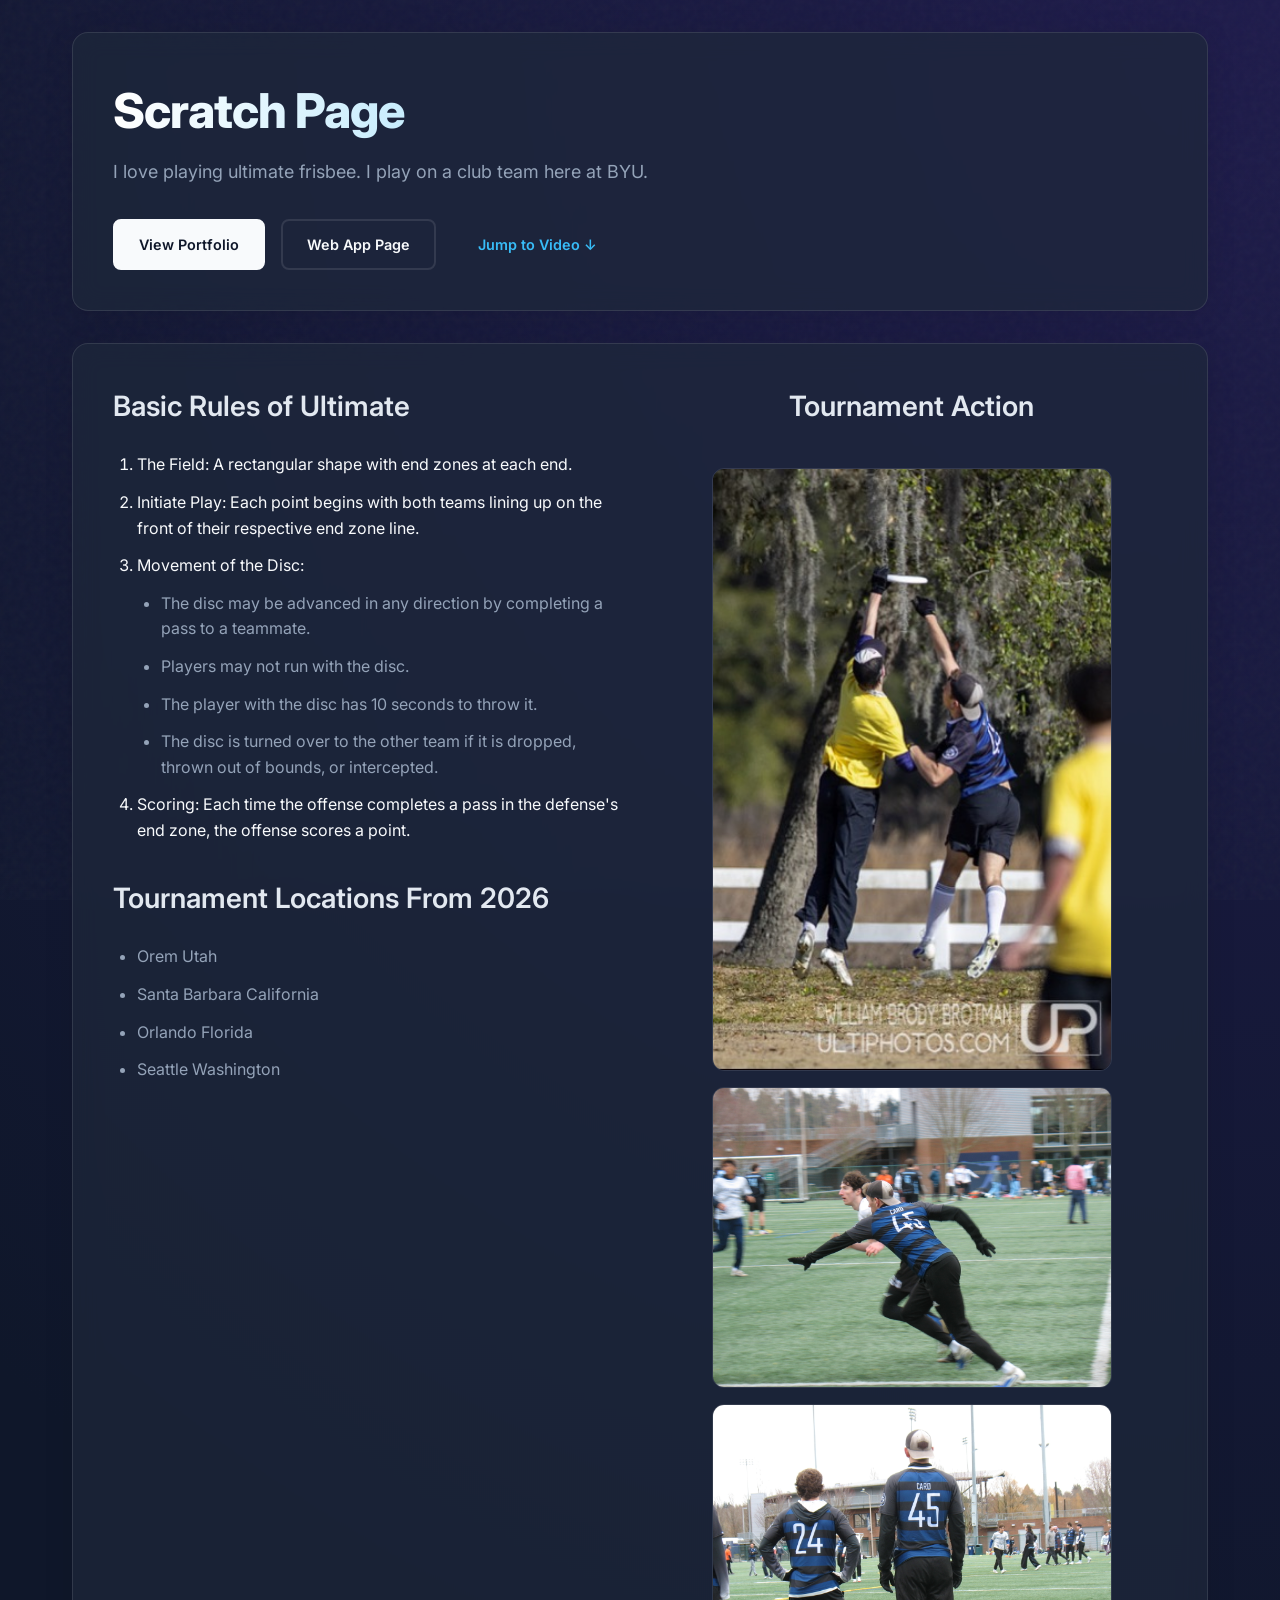
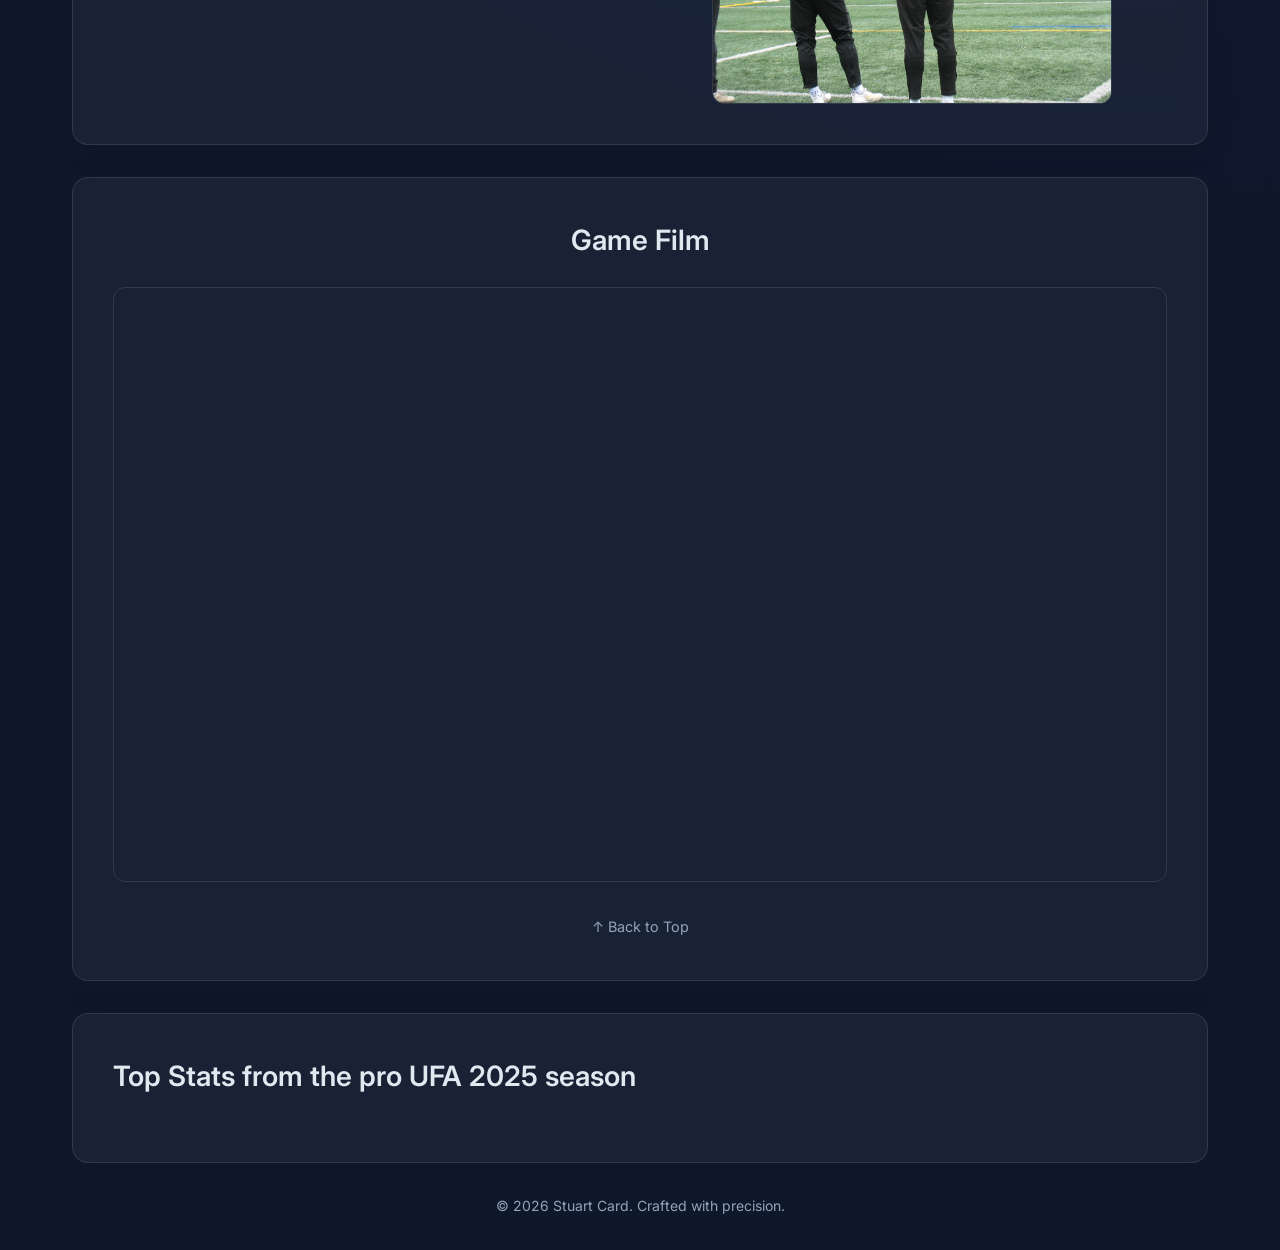
<file: index.html>
<!DOCTYPE html>
<html lang="en">
<head>
    <meta charset="UTF-8">
    <meta name="viewport" content="width=device-width, initial-scale=1.0">
    <title>Scratch Page Template</title>
    <!-- Link to professional custom CSS -->
    <link rel="stylesheet" href="css/scratch.css">
    <!-- Modern typography via Google Fonts -->
    <link rel="preconnect" href="https://fonts.googleapis.com">
    <link rel="preconnect" href="https://fonts.gstatic.com" crossorigin>
    <link href="https://fonts.googleapis.com/css2?family=Inter:wght@300;400;600;800&display=swap" rel="stylesheet">
</head>
<body>
    <div class="background-overlay"></div>
    <div class="container">
        
        <header class="glass-panel main-header">
            <h1>Scratch Page</h1>
            <p class="subtitle">I love playing ultimate frisbee. I play on a club team here at BYU. </p>
            <nav class="nav-links">
                <!-- Navigation back to portfolio -->
                <a href="portfolio.html" class="btn">View Portfolio</a>
                <!-- Link to Web App Page -->
                <a href="app/index.html" class="btn btn-outline">Web App Page</a>
                <!-- On-page anchor trigger -->
                <a href="#video-section" class="btn btn-ghost">Jump to Video ↓</a>
            </nav>
        </header>

        <main>
            <section class="glass-panel layout-grid">
                <!-- Separate ordered and unordered lists -->
                <div class="content-block list-container">
                    <h2>Basic Rules of Ultimate</h2>
                    <ol>
                        <li>The Field: A rectangular shape with end zones at each end.</li>
                        <li>Initiate Play: Each point begins with both teams lining up on the front of their respective end zone line.</li>
                        <li>Movement of the Disc:</li>
                        <ul>
                            <li>The disc may be advanced in any direction by completing a pass to a teammate.</li>
                            <li>Players may not run with the disc.</li>
                            <li>The player with the disc has 10 seconds to throw it.</li>
                            <li>The disc is turned over to the other team if it is dropped, thrown out of bounds, or intercepted.</li>
                        </ul>
                        <li>Scoring: Each time the offense completes a pass in the defense's end zone, the offense scores a point.</li>
                    </ol>

                    <h2 style="margin-top: 2rem;">Tournament Locations From 2026</h2>
                    <ul>
                        <li>Orem Utah</li>
                        <li>Santa Barbara California</li>
                        <li>Orlando Florida</li>
                        <li>Seattle Washington</li>
                    </ul>
                </div>

                <!-- Frisbee Images -->
                <div class="content-block image-container" style="gap: 1rem;">
                    <h2>Tournament Action</h2>
                    <img src="images/frisbee1.jpg" alt="Frisbee Match 1" class="custom-image">
                    <img src="images/frisbee3.JPG" alt="Frisbee Match 3" class="custom-image">
                    <img src="images/frisbee2.JPG" alt="Frisbee Match 2" class="custom-image">
                </div>
            </section>

            <!-- YouTube Video Section -->
            <section id="video-section" class="glass-panel video-section">
                <h2>Game Film</h2>
                <div class="video-wrapper">
                    <!-- Embedded YouTube iframe -->
                    <iframe width="560" height="315" src="https://www.youtube.com/embed/3ayx27440aU?si=di6JoOdLDUREvtr3" title="YouTube video player" frameborder="0" allow="accelerometer; autoplay; clipboard-write; encrypted-media; gyroscope; picture-in-picture; web-share" referrerpolicy="strict-origin-when-cross-origin" allowfullscreen></iframe>
                </div>
                <!-- On-page anchor target back to top -->
                <a href="#" class="back-to-top">↑ Back to Top</a>
            </section>
            <!-- Tableau Graph Section -->
            <section class="glass-panel tableau-section">
                <h2>Top Stats from the pro UFA 2025 season</h2>
                <div class="tableau-wrapper" style="width: 100%; overflow: hidden; border-radius: 12px;">
                    <div class='tableauPlaceholder' id='viz1776900272133' style='position: relative'><noscript><a href='#'><img alt=' ' src='https:&#47;&#47;public.tableau.com&#47;static&#47;images&#47;4F&#47;4FMHZFRBF&#47;1_rss.png' style='border: none' /></a></noscript><object class='tableauViz'  style='display:none;'><param name='host_url' value='https%3A%2F%2Fpublic.tableau.com%2F' /> <param name='embed_code_version' value='3' /> <param name='path' value='shared&#47;4FMHZFRBF' /> <param name='toolbar' value='yes' /><param name='static_image' value='https:&#47;&#47;public.tableau.com&#47;static&#47;images&#47;4F&#47;4FMHZFRBF&#47;1.png' /> <param name='animate_transition' value='yes' /><param name='display_static_image' value='yes' /><param name='display_spinner' value='yes' /><param name='display_overlay' value='yes' /><param name='display_count' value='yes' /><param name='language' value='en-US' /></object></div>                <script type='text/javascript'>                    var divElement = document.getElementById('viz1776900272133');                    var vizElement = divElement.getElementsByTagName('object')[0];                    if ( divElement.offsetWidth > 800 ) { vizElement.style.width='1500px';vizElement.style.height='2027px';} else if ( divElement.offsetWidth > 500 ) { vizElement.style.width='1500px';vizElement.style.height='2027px';} else { vizElement.style.width='100%';vizElement.style.height='2127px';}                     var scriptElement = document.createElement('script');                    scriptElement.src = 'https://public.tableau.com/javascripts/api/viz_v1.js';                    vizElement.parentNode.insertBefore(scriptElement, vizElement);                </script>
                </div>
            </section>
            
        </main>
        
        <footer>
            <p>&copy; 2026 Stuart Card. Crafted with precision.</p>
        </footer>
    </div>
</body>
</html>
</file>
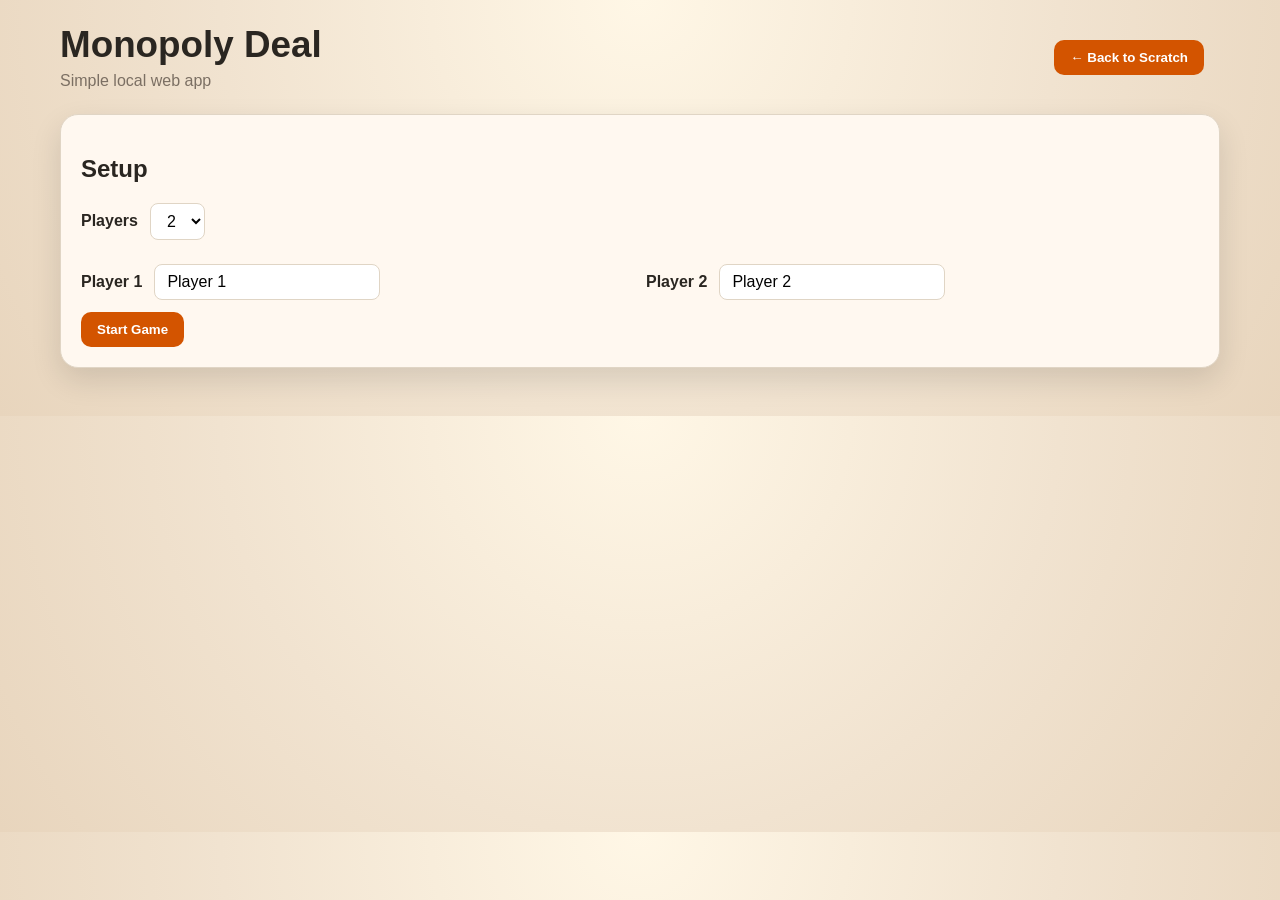
<file: app/index.html>
<!doctype html>
<html lang="en">
  <head>
    <meta charset="utf-8" />
    <meta name="viewport" content="width=device-width, initial-scale=1" />
    <title>Monopoly Deal (Simple Web App)</title>
    <link rel="stylesheet" href="style.css" />
  </head>
  <body>
    <div id="app" class="app">
      <header class="header">
        <div>
          <h1>Monopoly Deal</h1>
          <p class="subtitle">Simple local web app</p>
        </div>
        <div style="display: flex; align-items: center; gap: 16px;">
          <button onclick="window.location.href='../index.html'" class="primary" style="margin-right: auto;">← Back to Scratch</button>
          <div class="status" id="gameStatus"></div>
        </div>
      </header>

      <section id="setup" class="panel">
        <h2>Setup</h2>
        <div class="row">
          <label for="playerCount">Players</label>
          <select id="playerCount">
            <option value="2">2</option>
            <option value="3">3</option>
            <option value="4">4</option>
          </select>
        </div>
        <div id="playerInputs" class="player-inputs"></div>
        <button id="startGame" class="primary">Start Game</button>
      </section>

      <section id="game" class="panel hidden">
        <div class="turn-bar">
          <div class="turn-info" id="turnInfo"></div>
          <div class="turn-actions">
            <button id="drawBtn">Draw 2</button>
            <button id="endTurnBtn">End Turn</button>
          </div>
        </div>

        <div class="grid">
          <div class="column" id="playersArea"></div>
          <div class="column side">
            <div class="pile">
              <h3>Deck</h3>
              <div id="deckCount" class="count"></div>
              <button id="peekDeck">Peek Top 5</button>
              <div id="deckPeek" class="peek"></div>
            </div>
            <div class="pile">
              <h3>Discard</h3>
              <div id="discardCount" class="count"></div>
              <div id="discardTop" class="peek"></div>
            </div>
            <div class="pile">
              <h3>Action Log</h3>
              <div id="log" class="log"></div>
            </div>
          </div>
        </div>
      </section>

      <div id="modal" class="modal hidden">
        <div class="modal-content">
          <h3 id="modalTitle"></h3>
          <div id="modalBody"></div>
          <div class="modal-actions">
            <button id="modalCancel">Cancel</button>
          </div>
        </div>
      </div>
    </div>

    <script src="app.js"></script>
  </body>
</html>
</file>
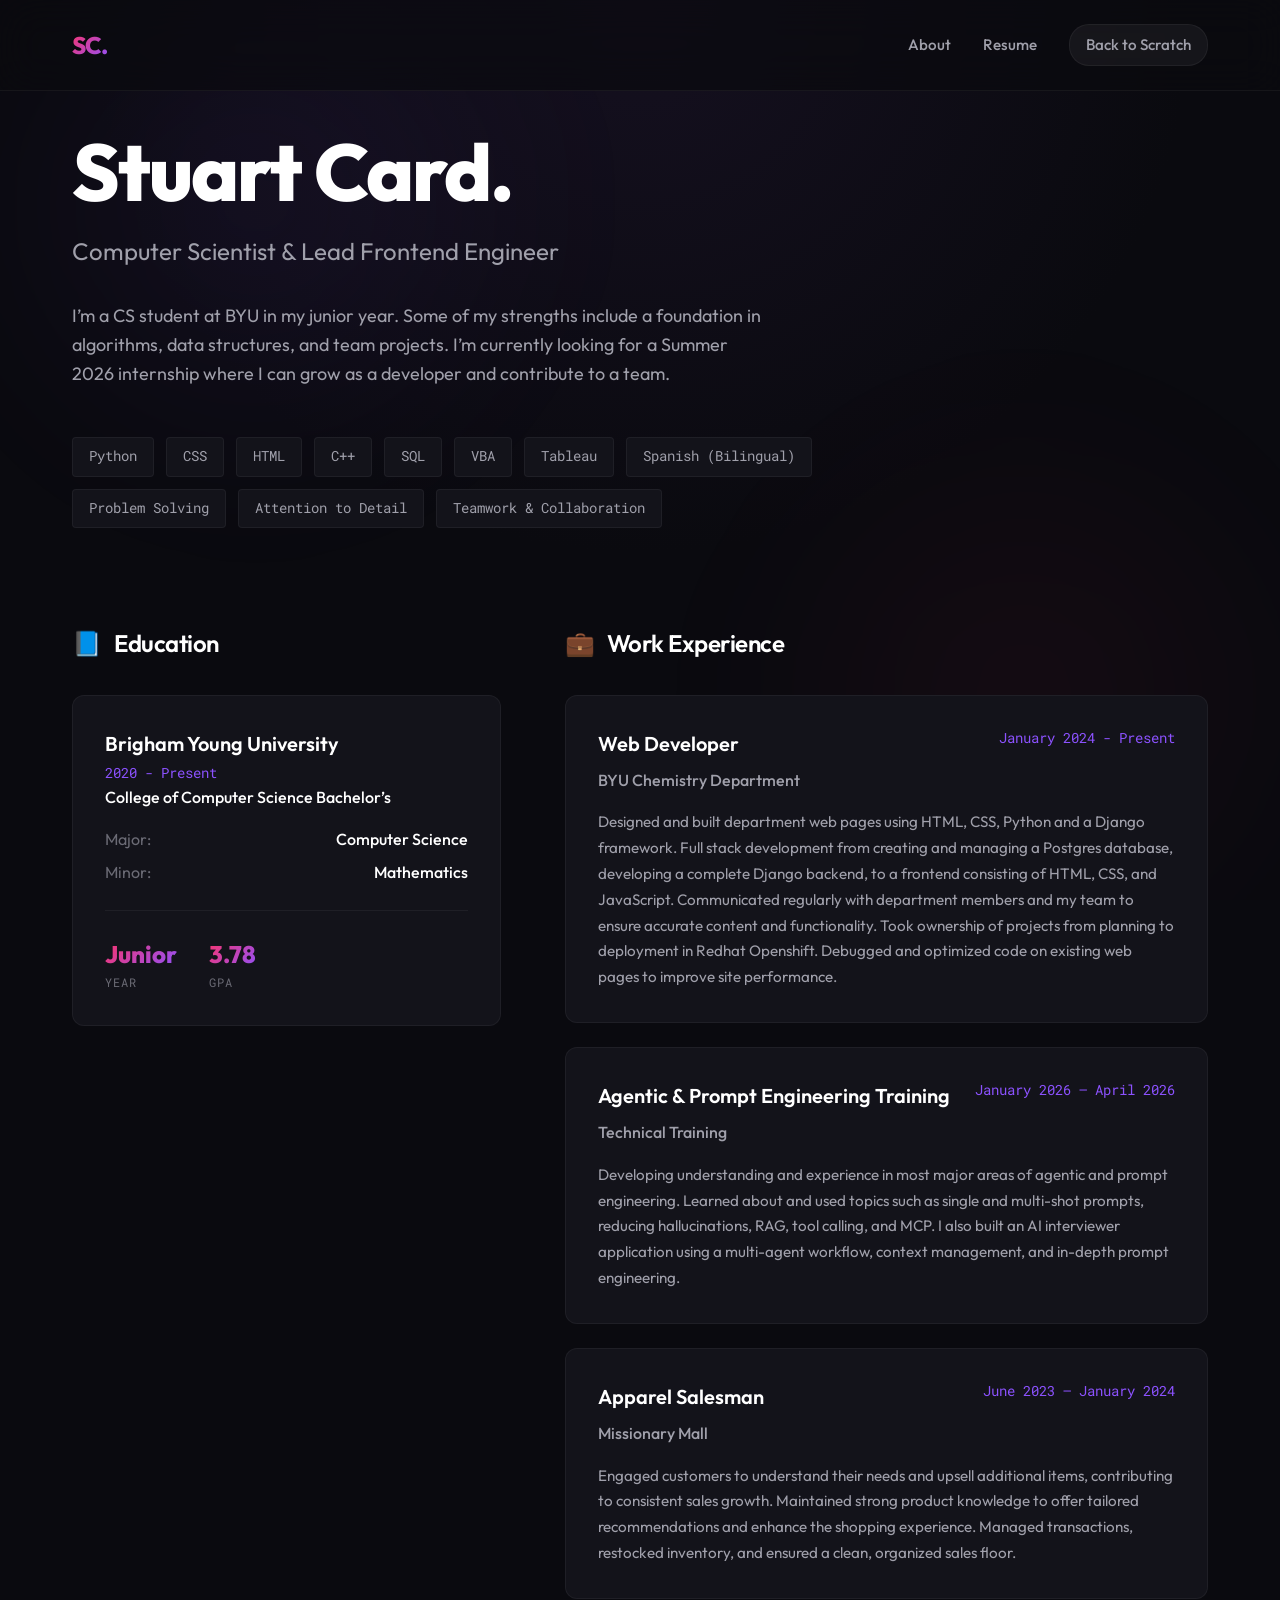
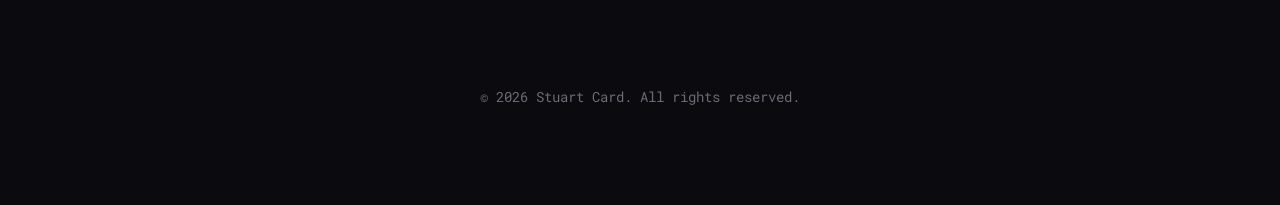
<file: portfolio.html>
<!DOCTYPE html>
<html lang="en">
<head>
    <meta charset="UTF-8">
    <meta name="viewport" content="width=device-width, initial-scale=1.0">
    <title>Stuart Card | Portfolio</title>
    <!-- Custom minimalist premium CSS -->
    <link rel="stylesheet" href="css/portfolio.css">
    <link rel="preconnect" href="https://fonts.googleapis.com">
    <link rel="preconnect" href="https://fonts.gstatic.com" crossorigin>
    <link href="https://fonts.googleapis.com/css2?family=Outfit:wght@300;400;600;800&family=Roboto+Mono:wght@400;600&display=swap" rel="stylesheet">
</head>
<body>
    <div class="dynamic-background">
        <div class="glow-orb orb-1"></div>
        <div class="glow-orb orb-2"></div>
    </div>

    <!-- Navigation -->
    <nav class="top-nav">
        <div class="nav-container">
            <span class="logo">SC.</span>
            <div class="nav-links">
                <a href="#about" class="nav-item">About</a>
                <a href="#resume" class="nav-item">Resume</a>
                <a href="index.html" class="nav-item return-btn">Back to Scratch</a>
            </div>
        </div>
    </nav>

    <div class="main-container">
        <!-- Hero Section -->
        <header id="about" class="hero-section reveal-on-load">
            <h1 class="hero-title">Stuart Card.</h1>
            <h2 class="hero-subtitle">Computer Scientist & Lead Frontend Engineer</h2>
            <p class="hero-description">
                I’m a CS student at BYU in my junior year. Some of my strengths include a foundation in algorithms, data structures, and team projects. I’m currently looking for a Summer 2026 internship where I can grow as a developer and contribute to a team.
            </p>
            <div class="skills-ticker">
                <span class="skill-tag">Python</span>
                <span class="skill-tag">CSS</span>
                <span class="skill-tag">HTML</span>
                <span class="skill-tag">C++</span>
                <span class="skill-tag">SQL</span>
                <span class="skill-tag">VBA</span>
                <span class="skill-tag">Tableau</span>
                <span class="skill-tag">Spanish (Bilingual)</span>
                <span class="skill-tag">Problem Solving</span>
                <span class="skill-tag">Attention to Detail</span>
                <span class="skill-tag">Teamwork & Collaboration</span>
            </div>
        </header>

        <!-- Two-column layout for Education and Experience -->
        <section id="resume" class="split-layout">
            
            <!-- Education Column -->
            <div class="column education-column reveal-scroll">
                <div class="column-header">
                    <span class="icon">📘</span>
                    <h3>Education</h3>
                </div>
                <div class="card experience-card">
                    <div class="card-glow"></div>
                    <div class="card-content">
                        <h4>Brigham Young University</h4>
                        <span class="date">2020 - Present</span>
                        <p class="degree">College of Computer Science Bachelor’s</p>
                        
                        <div class="major-minor">
                            <div class="mm-item">
                                <span class="label">Major:</span>
                                <span class="value">Computer Science</span>
                            </div>
                            <div class="mm-item">
                                <span class="label">Minor:</span>
                                <span class="value">Mathematics</span>
                            </div>
                        </div>

                        <div class="stats-row">
                            <div class="stat">
                                <span class="stat-val">Junior</span>
                                <span class="stat-label">Year</span>
                            </div>
                            <div class="stat">
                                <span class="stat-val">3.78</span>
                                <span class="stat-label">GPA</span>
                            </div>
                        </div>
                    </div>
                </div>
            </div>

            <!-- Experience Column -->
            <div class="column experience-column reveal-scroll delay-1">
                <div class="column-header">
                    <span class="icon">💼</span>
                    <h3>Work Experience</h3>
                </div>
                
                <div class="card experience-card">
                    <div class="card-glow"></div>
                    <div class="card-content">
                        <div class="card-header">
                            <h4>Web Developer</h4>
                            <span class="date">January 2024 - Present</span>
                        </div>
                        <p class="company">BYU Chemistry Department</p>
                        <p class="description">
                            Designed and built department web pages using HTML, CSS, Python and a Django framework. Full stack development from creating and managing a Postgres database, developing a complete Django backend, to a frontend consisting of HTML, CSS, and JavaScript. Communicated regularly with department members and my team to ensure accurate content and functionality. Took ownership of projects from planning to deployment in Redhat Openshift. Debugged and optimized code on existing web pages to improve site performance.
                        </p>
                    </div>
                </div>

                <div class="card experience-card">
                    <div class="card-glow"></div>
                    <div class="card-content">
                        <div class="card-header">
                            <h4>Agentic & Prompt Engineering Training</h4>
                            <span class="date">January 2026 – April 2026</span>
                        </div>
                        <p class="company">Technical Training</p>
                        <p class="description">
                            Developing understanding and experience in most major areas of agentic and prompt engineering. Learned about and used topics such as single and multi-shot prompts, reducing hallucinations, RAG, tool calling, and MCP. I also built an AI interviewer application using a multi-agent workflow, context management, and in-depth prompt engineering.
                        </p>
                    </div>
                </div>

                <div class="card experience-card">
                    <div class="card-glow"></div>
                    <div class="card-content">
                        <div class="card-header">
                            <h4>Apparel Salesman</h4>
                            <span class="date">June 2023 – January 2024</span>
                        </div>
                        <p class="company">Missionary Mall</p>
                        <p class="description">
                            Engaged customers to understand their needs and upsell additional items, contributing to consistent sales growth. Maintained strong product knowledge to offer tailored recommendations and enhance the shopping experience. Managed transactions, restocked inventory, and ensured a clean, organized sales floor.
                        </p>
                    </div>
                </div>

            </div>
        </section>

        <footer>
            <p>&copy; 2026 Stuart Card. All rights reserved.</p>
        </footer>
    </div>

    <!-- Micro-interaction script for the glow effect on cards -->
    <script>
        document.querySelectorAll('.experience-card').forEach(card => {
            card.addEventListener('mousemove', e => {
                const rect = card.getBoundingClientRect(),
                      x = e.clientX - rect.left,
                      y = e.clientY - rect.top;
                card.style.setProperty('--mouse-x', `${x}px`);
                card.style.setProperty('--mouse-y', `${y}px`);
            });
        });

        // Simple scroll reveal
        const observer = new IntersectionObserver((entries) => {
            entries.forEach((entry) => {
                if (entry.isIntersecting) {
                    entry.target.classList.add('visible');
                }
            });
        }, { threshold: 0.1 });

        document.querySelectorAll('.reveal-scroll').forEach(el => observer.observe(el));
        
        // Add loaded class for instant animations
        window.addEventListener('load', () => {
            document.body.classList.add('loaded');
        });
    </script>
</body>
</html>
</file>
<file: css/scratch.css>
/* 
  Custom CSS for Scratch Page
  Ensuring a premium, "cinematic" 1:1 pixel-perfect design
  with a dynamic, responsive layout.
*/

:root {
    --bg-color: #0f172a;
    --text-primary: #f8fafc;
    --text-secondary: #94a3b8;
    --accent-glow: rgba(56, 189, 248, 0.5);
    --accent-solid: #38bdf8;
    --glass-bg: rgba(30, 41, 59, 0.7);
    --glass-border: rgba(255, 255, 255, 0.1);
    --transition-speed: 0.3s;
}

* {
    margin: 0;
    padding: 0;
    box-sizing: border-box;
}

html {
    scroll-behavior: smooth;
}

body {
    font-family: 'Inter', sans-serif;
    background-color: var(--bg-color);
    color: var(--text-primary);
    line-height: 1.6;
    overflow-x: hidden;
    position: relative;
    /* Custom background image/gradient */
    background: radial-gradient(circle at top right, #1e1b4b, #0f172a 60%);
    min-height: 100vh;
}

.background-overlay {
    position: fixed;
    top: 0;
    left: 0;
    width: 100vw;
    height: 100vh;
    background: url('data:image/svg+xml;utf8,<svg viewBox="0 0 200 200" xmlns="http://www.w3.org/2000/svg"><filter id="noiseFilter"><feTurbulence type="fractalNoise" baseFrequency="0.65" numOctaves="3" stitchTiles="stitch"/></filter><rect width="100%" height="100%" filter="url(%23noiseFilter)" opacity="0.03"/></svg>');
    pointer-events: none;
    z-index: 0;
}

.container {
    max-width: 1200px;
    margin: 0 auto;
    padding: 2rem;
    position: relative;
    z-index: 1;
}

/* Glassmorphism Panels */
.glass-panel {
    background: var(--glass-bg);
    backdrop-filter: blur(12px);
    -webkit-backdrop-filter: blur(12px);
    border: 1px solid var(--glass-border);
    border-radius: 16px;
    padding: 2.5rem;
    margin-bottom: 2rem;
    box-shadow: 0 4px 30px rgba(0, 0, 0, 0.1);
    transform: translateY(0);
    transition: transform var(--transition-speed), box-shadow var(--transition-speed);
}

.glass-panel:hover {
    transform: translateY(-5px);
    box-shadow: 0 10px 40px rgba(0, 0, 0, 0.3);
}

/* Typography */
h1 {
    font-size: 3rem;
    font-weight: 800;
    letter-spacing: -1px;
    margin-bottom: 0.5rem;
    background: linear-gradient(to right, #fff, var(--accent-solid));
    -webkit-background-clip: text;
    -webkit-text-fill-color: transparent;
}

h2 {
    font-size: 1.75rem;
    font-weight: 600;
    margin-bottom: 1.5rem;
    color: #e2e8f0;
}

.subtitle {
    font-size: 1.125rem;
    color: var(--text-secondary);
    margin-bottom: 2rem;
}

/* Buttons */
.nav-links {
    display: flex;
    gap: 1rem;
    flex-wrap: wrap;
}

.btn {
    display: inline-block;
    padding: 0.75rem 1.5rem;
    border-radius: 8px;
    text-decoration: none;
    font-weight: 600;
    font-size: 0.9rem;
    transition: all var(--transition-speed);
    cursor: pointer;
}

.btn {
    background: var(--text-primary);
    color: var(--bg-color);
    border: 2px solid var(--text-primary);
}

.btn:hover {
    background: transparent;
    color: var(--text-primary);
    box-shadow: 0 0 15px var(--accent-glow);
}

.btn-outline {
    background: transparent;
    color: var(--text-primary);
    border: 2px solid var(--glass-border);
}

.btn-outline:hover {
    border-color: var(--accent-solid);
    color: var(--accent-solid);
}

.btn-ghost {
    background: transparent;
    color: var(--accent-solid);
    border: 2px solid transparent;
}

.btn-ghost:hover {
    background: rgba(56, 189, 248, 0.1);
}

/* Layout Grid */
.layout-grid {
    display: grid;
    grid-template-columns: 1fr;
    gap: 2rem;
}

@media (min-width: 768px) {
    .layout-grid {
        grid-template-columns: 1fr 1fr;
    }
}

/* Lists */
.list-container ol {
    padding-left: 1.5rem;
    color: var(--text-primary);
}

.list-container li {
    margin-bottom: 0.75rem;
}

.list-container ul {
    margin-top: 0.5rem;
    padding-left: 1.5rem;
    color: var(--text-secondary);
    list-style-type: disc;
}

/* Images */
.image-container {
    display: flex;
    flex-direction: column;
    align-items: center;
}

.custom-image {
    width: 100%;
    max-width: 400px;
    border-radius: 12px;
    border: 1px solid var(--glass-border);
    transition: transform var(--transition-speed);
}

.custom-image:hover {
    transform: scale(1.02);
}

/* Video Section */
.video-section {
    text-align: center;
}

.video-wrapper {
    position: relative;
    padding-bottom: 56.25%; /* 16:9 Aspect Ratio */
    height: 0;
    overflow: hidden;
    max-width: 100%;
    border-radius: 12px;
    border: 1px solid var(--glass-border);
    margin-bottom: 2rem;
}

.video-wrapper iframe {
    position: absolute;
    top: 0;
    left: 0;
    width: 100%;
    height: 100%;
}

.back-to-top {
    color: var(--text-secondary);
    text-decoration: none;
    font-size: 0.9rem;
    transition: color 0.2s;
}

.back-to-top:hover {
    color: var(--accent-solid);
}

footer {
    text-align: center;
    color: var(--text-secondary);
    font-size: 0.875rem;
    margin-top: 2rem;
}
</file>
<file: app/style.css>
﻿:root {
  --bg: #f7f2e8;
  --panel: #fff8f0;
  --ink: #2a2621;
  --accent: #d35400;
  --accent-dark: #9a3d02;
  --border: #e0d5c5;
  --muted: #7b6f63;
  --success: #2e7d32;
  --shadow: 0 12px 30px rgba(0, 0, 0, 0.12);
}

* {
  box-sizing: border-box;
}

body {
  margin: 0;
  font-family: "Trebuchet MS", "Gill Sans", "Segoe UI", sans-serif;
  background: radial-gradient(circle at top, #fff7e6, #f1e3d0 55%, #e8d5bd);
  color: var(--ink);
}

.app {
  max-width: 1200px;
  margin: 24px auto 48px;
  padding: 0 20px;
}

.header {
  display: flex;
  align-items: center;
  justify-content: space-between;
  gap: 16px;
}

.header h1 {
  margin: 0 0 6px;
  font-size: 2.3rem;
}

.subtitle {
  margin: 0;
  color: var(--muted);
}

.status {
  font-weight: 600;
  color: var(--accent-dark);
}

.panel {
  background: var(--panel);
  border: 1px solid var(--border);
  border-radius: 18px;
  padding: 20px;
  margin-top: 24px;
  box-shadow: var(--shadow);
}

.hidden {
  display: none !important;
}

.row {
  display: flex;
  align-items: center;
  gap: 12px;
  margin: 12px 0;
}

label {
  font-weight: 600;
}

select,
input[type="text"] {
  padding: 8px 12px;
  border-radius: 8px;
  border: 1px solid var(--border);
  background: #fff;
  font-size: 1rem;
}

button {
  padding: 10px 16px;
  border-radius: 10px;
  border: none;
  background: #f0e2cf;
  color: var(--ink);
  cursor: pointer;
  font-weight: 600;
}

button:hover {
  background: #ead7c1;
}

button.primary {
  background: var(--accent);
  color: #fff;
}

button.primary:hover {
  background: var(--accent-dark);
}

.player-inputs {
  display: grid;
  gap: 12px;
  grid-template-columns: repeat(auto-fit, minmax(180px, 1fr));
}

.turn-bar {
  display: flex;
  align-items: center;
  justify-content: space-between;
  gap: 16px;
  flex-wrap: wrap;
}

.turn-info {
  font-size: 1.1rem;
  font-weight: 600;
}

.grid {
  display: grid;
  grid-template-columns: minmax(0, 2.6fr) minmax(0, 1fr);
  gap: 18px;
  margin-top: 18px;
}

.column {
  display: grid;
  gap: 16px;
}

.column.side {
  align-content: start;
}

.player {
  border: 1px solid var(--border);
  border-radius: 16px;
  padding: 12px;
  background: #fffdf9;
}

.player.active {
  border-color: var(--accent);
  box-shadow: 0 0 0 2px rgba(211, 84, 0, 0.15);
}

.player h3 {
  margin: 0 0 8px;
}

.player-section {
  margin-bottom: 10px;
}

.section-title {
  font-weight: 600;
  color: var(--muted);
  margin-bottom: 6px;
}

.card-list {
  display: flex;
  flex-wrap: wrap;
  gap: 6px;
}

.card {
  padding: 8px 10px;
  border-radius: 10px;
  border: 1px solid var(--border);
  background: #fff;
  font-size: 0.9rem;
  cursor: pointer;
}

.card.action {
  border-left: 4px solid #c0392b;
}

.card.money {
  border-left: 4px solid #2e7d32;
}

.card.property {
  border-left: 4px solid #1e88e5;
}

.card.rent {
  border-left: 4px solid #6a1b9a;
}

.card.wild {
  border-left: 4px solid #8e44ad;
}

.pile {
  border: 1px solid var(--border);
  border-radius: 14px;
  padding: 12px;
  background: #fffdf7;
}

.count {
  font-size: 1.2rem;
  font-weight: 700;
  margin-bottom: 8px;
}

.peek {
  font-size: 0.85rem;
  color: var(--muted);
  display: grid;
  gap: 4px;
}

.log {
  max-height: 240px;
  overflow-y: auto;
  display: grid;
  gap: 6px;
  font-size: 0.9rem;
}

.log-item {
  background: #f5ebdd;
  padding: 6px 8px;
  border-radius: 8px;
}

.modal {
  position: fixed;
  inset: 0;
  background: rgba(0, 0, 0, 0.45);
  display: flex;
  align-items: center;
  justify-content: center;
  padding: 16px;
  z-index: 20;
}

.modal-content {
  background: #fff;
  padding: 20px;
  border-radius: 14px;
  width: min(440px, 92vw);
  box-shadow: var(--shadow);
}

.modal-actions {
  display: flex;
  justify-content: flex-end;
  margin-top: 16px;
}

.property-grid {
  display: grid;
  grid-template-columns: repeat(auto-fit, minmax(140px, 1fr));
  gap: 8px;
}

.property-set {
  border: 1px dashed var(--border);
  border-radius: 12px;
  padding: 8px;
  background: #fff;
}

.property-set.complete {
  border-color: var(--success);
  box-shadow: 0 0 0 1px rgba(46, 125, 50, 0.2);
}

.property-set h4 {
  margin: 0 0 6px;
  font-size: 0.95rem;
}

.property-set .count {
  font-size: 0.85rem;
  font-weight: 600;
  color: var(--muted);
}

.muted {
  color: var(--muted);
  font-size: 0.9rem;
}

.selected {
  outline: 2px solid var(--accent);
}

@media (max-width: 900px) {
  .grid {
    grid-template-columns: 1fr;
  }
}
</file>
<file: css/portfolio.css>
/* 
  Custom CSS for Portfolio Page
  A 1:1 Pixel Perfect, cinematic dark mode design system
*/

:root {
    --bg-dark: #0a0a0f;
    --bg-surface: #13131a;
    --bg-surface-hover: #1c1c25;
    
    --text-primary: #ffffff;
    --text-secondary: #a0a0ab;
    --text-muted: #6b6b75;
    
    --accent-red: #ff3366;
    --accent-purple: #8c52ff;
    --accent-gradient: linear-gradient(135deg, #ff3366, #8c52ff);
    
    --border-color: rgba(255, 255, 255, 0.05);
    
    --font-sans: 'Outfit', sans-serif;
    --font-mono: 'Roboto Mono', monospace;
    
    --transition-smooth: 0.4s cubic-bezier(0.16, 1, 0.3, 1);
}

* {
    margin: 0;
    padding: 0;
    box-sizing: border-box;
}

html {
    scroll-behavior: smooth;
    background-color: var(--bg-dark);
}

body {
    font-family: var(--font-sans);
    color: var(--text-primary);
    line-height: 1.6;
    overflow-x: hidden;
    position: relative;
    opacity: 0;
    transition: opacity 1s ease;
}

body.loaded {
    opacity: 1;
}

/* Background Animations */
.dynamic-background {
    position: fixed;
    top: 0;
    left: 0;
    width: 100vw;
    height: 100vh;
    z-index: -1;
    overflow: hidden;
    pointer-events: none;
    background: radial-gradient(circle at 50% 0%, #151020, var(--bg-dark) 50%);
}

.glow-orb {
    position: absolute;
    width: 60vw;
    height: 60vw;
    background: radial-gradient(circle, rgba(140, 82, 255, 0.07) 0%, transparent 60%);
    border-radius: 50%;
    filter: blur(60px);
}

.orb-1 {
    top: -20%;
    left: -10%;
    animation: drift 20s infinite alternate ease-in-out;
}

.orb-2 {
    bottom: -20%;
    right: -10%;
    background: radial-gradient(circle, rgba(255, 51, 102, 0.05) 0%, transparent 60%);
    animation: drift 25s infinite alternate-reverse ease-in-out;
}

@keyframes drift {
    0% { transform: translate(0, 0); }
    100% { transform: translate(5%, 10%); }
}

/* Navigation */
.top-nav {
    position: fixed;
    top: 0;
    width: 100%;
    padding: 1.5rem 0;
    z-index: 100;
    backdrop-filter: blur(20px);
    -webkit-backdrop-filter: blur(20px);
    border-bottom: 1px solid var(--border-color);
    background: rgba(10, 10, 15, 0.7);
}

.nav-container {
    max-width: 1200px;
    margin: 0 auto;
    padding: 0 2rem;
    display: flex;
    justify-content: space-between;
    align-items: center;
}

.logo {
    font-size: 1.5rem;
    font-weight: 800;
    background: var(--accent-gradient);
    -webkit-background-clip: text;
    -webkit-text-fill-color: transparent;
    letter-spacing: -1px;
}

.nav-links {
    display: flex;
    gap: 2rem;
    align-items: center;
}

.nav-item {
    color: var(--text-secondary);
    text-decoration: none;
    font-size: 0.95rem;
    font-weight: 500;
    transition: color var(--transition-smooth);
}

.nav-item:hover {
    color: var(--text-primary);
}

.return-btn {
    padding: 0.5rem 1rem;
    border-radius: 20px;
    background: rgba(255,255,255,0.05);
    border: 1px solid var(--border-color);
}

.return-btn:hover {
    background: rgba(255,255,255,0.1);
    border-color: rgba(255,255,255,0.2);
}

/* Main Container */
.main-container {
    max-width: 1200px;
    margin: 0 auto;
    padding: 8rem 2rem 4rem;
}

/* Hero Section */
.hero-section {
    max-width: 800px;
    margin-bottom: 6rem;
    transform: translateY(30px);
    opacity: 0;
    animation: fadeInUp 1s cubic-bezier(0.16, 1, 0.3, 1) forwards;
    animation-delay: 0.2s;
}

@keyframes fadeInUp {
    to {
        transform: translateY(0);
        opacity: 1;
    }
}

.hero-title {
    font-size: 5rem;
    font-weight: 800;
    line-height: 1.1;
    letter-spacing: -2px;
    margin-bottom: 1rem;
}

.hero-subtitle {
    font-size: 1.5rem;
    color: var(--text-secondary);
    font-weight: 400;
    margin-bottom: 2rem;
}

.hero-description {
    font-size: 1.125rem;
    color: var(--text-secondary);
    max-width: 700px;
    margin-bottom: 3rem;
}

.skills-ticker {
    display: flex;
    flex-wrap: wrap;
    gap: 0.75rem;
}

.skill-tag {
    font-family: var(--font-mono);
    font-size: 0.85rem;
    padding: 0.5rem 1rem;
    background: var(--bg-surface);
    border: 1px solid var(--border-color);
    border-radius: 4px;
    color: var(--text-secondary);
    transition: all var(--transition-smooth);
}

.skill-tag:hover {
    background: var(--bg-surface-hover);
    color: var(--text-primary);
    border-color: var(--accent-purple);
    transform: translateY(-2px);
}

/* Split Layout (Side-by-side) */
.split-layout {
    display: grid;
    grid-template-columns: 1fr;
    gap: 4rem;
}

@media (min-width: 900px) {
    .split-layout {
        grid-template-columns: 1fr 1.5fr;
    }
}

.column-header {
    display: flex;
    align-items: center;
    gap: 0.75rem;
    margin-bottom: 2rem;
}

.column-header .icon {
    font-size: 1.5rem;
}

.column-header h3 {
    font-size: 1.5rem;
    font-weight: 600;
    letter-spacing: -0.5px;
}

/* Cards */
.experience-card {
    position: relative;
    background: var(--bg-surface);
    border: 1px solid var(--border-color);
    border-radius: 12px;
    margin-bottom: 1.5rem;
    overflow: hidden;
    transition: transform var(--transition-smooth);
}

.experience-card::before {
    content: '';
    position: absolute;
    top: 0; left: 0; right: 0; bottom: 0;
    border-radius: inherit;
    padding: 1px;
    background: var(--accent-gradient);
    -webkit-mask: linear-gradient(#fff 0 0) content-box, linear-gradient(#fff 0 0);
    -webkit-mask-composite: xor;
    mask-composite: exclude;
    opacity: 0;
    transition: opacity var(--transition-smooth);
    z-index: 1;
}

.experience-card:hover {
    transform: translateY(-5px);
}

.experience-card:hover::before {
    opacity: 1;
}

/* Spotlight Hover Effect */
.card-glow {
    position: absolute;
    left: 0;
    top: 0;
    width: 100%;
    height: 100%;
    background: radial-gradient(
        800px circle at var(--mouse-x) var(--mouse-y),
        rgba(255, 255, 255, 0.05),
        transparent 40%
    );
    opacity: 0;
    transition: opacity 0.3s;
    z-index: 0;
    pointer-events: none;
}

.experience-card:hover .card-glow {
    opacity: 1;
}

.card-content {
    position: relative;
    z-index: 2;
    padding: 2rem;
}

.card-header {
    display: flex;
    justify-content: space-between;
    align-items: flex-start;
    flex-wrap: wrap;
    gap: 1rem;
    margin-bottom: 0.5rem;
}

.card-content h4 {
    font-size: 1.25rem;
    font-weight: 600;
    color: var(--text-primary);
}

.date {
    font-family: var(--font-mono);
    font-size: 0.85rem;
    color: var(--accent-purple);
}

.company {
    font-size: 1rem;
    font-weight: 500;
    color: var(--text-secondary);
    margin-bottom: 1rem;
}

.description {
    font-size: 0.95rem;
    color: var(--text-secondary);
    line-height: 1.7;
}

/* Education Specific */
.degree {
    font-weight: 500;
    color: var(--text-primary);
    margin-bottom: 1rem;
}

.major-minor {
    display: flex;
    flex-direction: column;
    gap: 0.5rem;
    margin-bottom: 1.5rem;
    padding-bottom: 1.5rem;
    border-bottom: 1px solid var(--border-color);
}

.mm-item {
    display: flex;
    justify-content: space-between;
}

.label {
    color: var(--text-muted);
}

.value {
    font-weight: 500;
}

.stats-row {
    display: flex;
    gap: 2rem;
}

.stat {
    display: flex;
    flex-direction: column;
}

.stat-val {
    font-size: 1.5rem;
    font-weight: 800;
    background: var(--accent-gradient);
    -webkit-background-clip: text;
    -webkit-text-fill-color: transparent;
}

.stat-label {
    font-family: var(--font-mono);
    font-size: 0.75rem;
    text-transform: uppercase;
    letter-spacing: 1px;
    color: var(--text-muted);
}

/* Scroll Reveals */
.reveal-scroll {
    opacity: 0;
    transform: translateY(30px);
    transition: opacity 0.8s ease, transform 0.8s ease;
}

.reveal-scroll.visible {
    opacity: 1;
    transform: translateY(0);
}

.delay-1 {
    transition-delay: 0.2s;
}

footer {
    text-align: center;
    padding: 4rem 0 2rem;
    color: var(--text-muted);
    font-family: var(--font-mono);
    font-size: 0.85rem;
}
</file>
